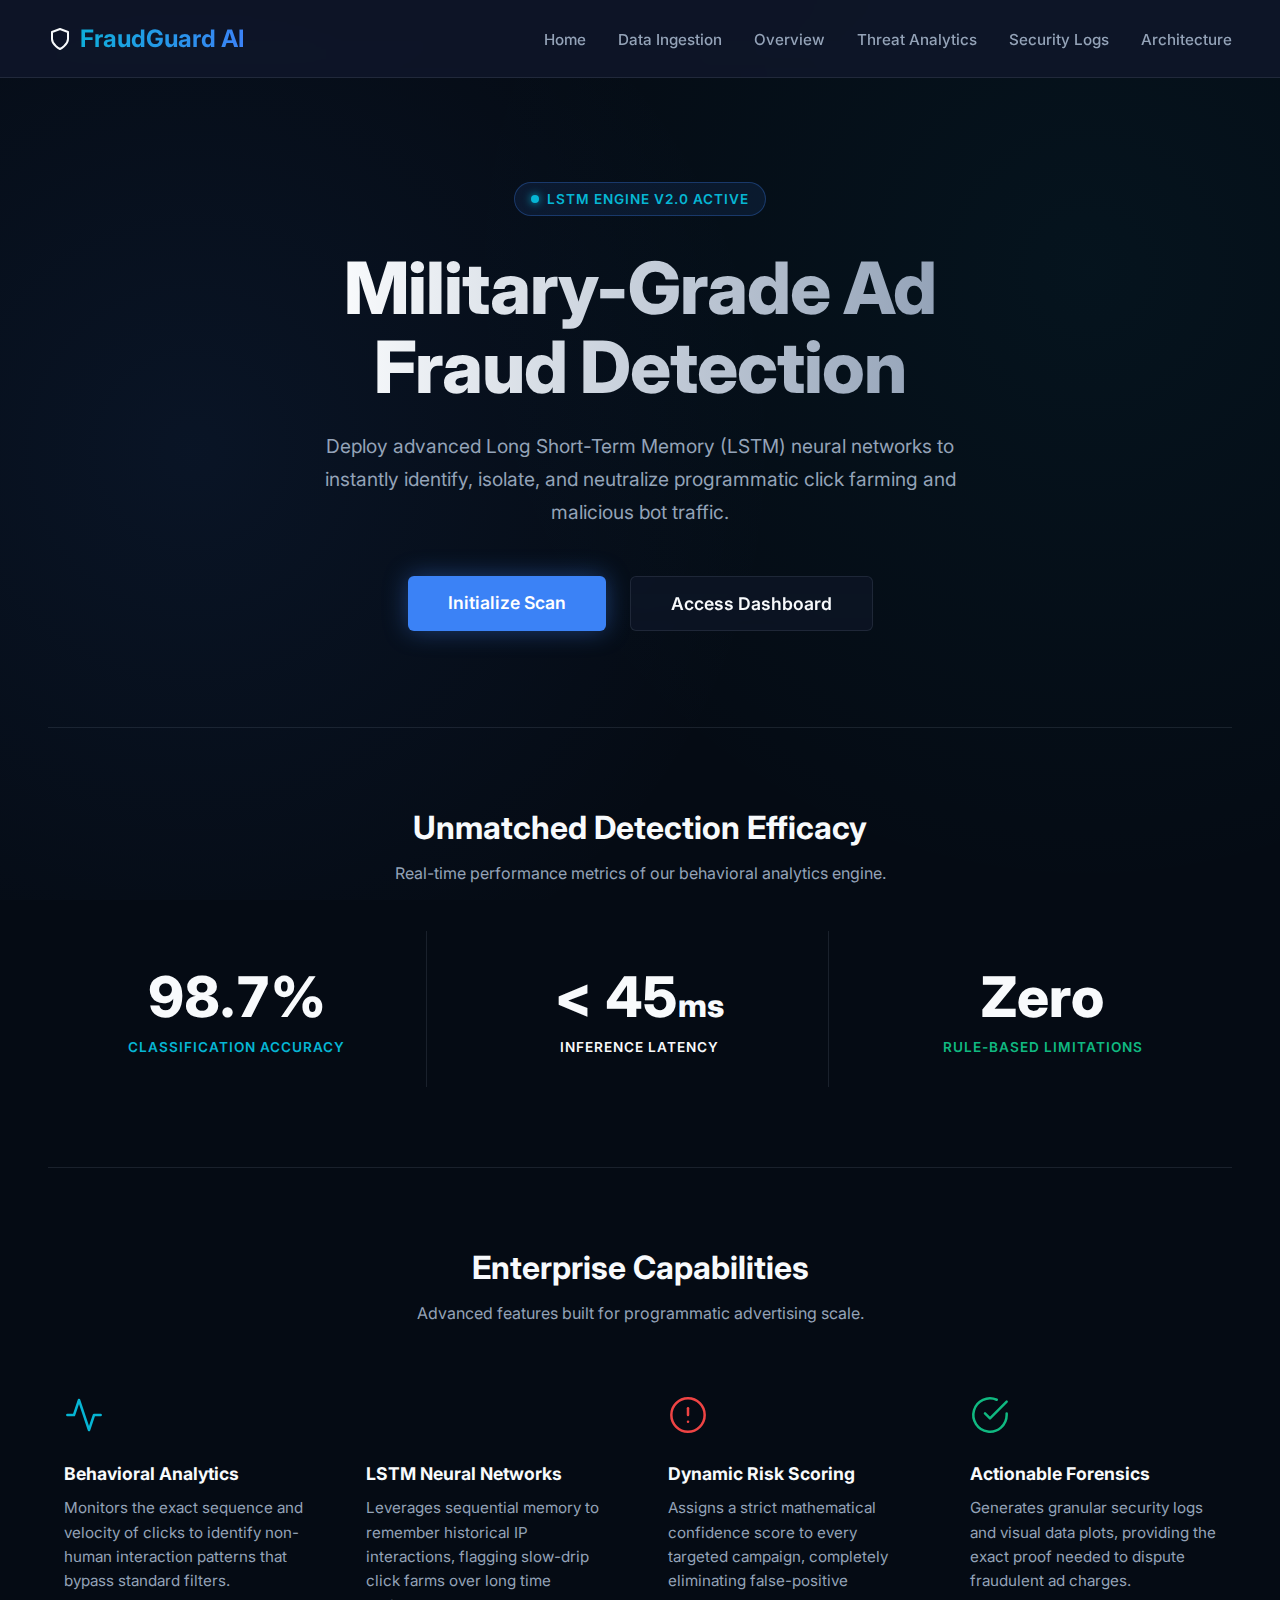
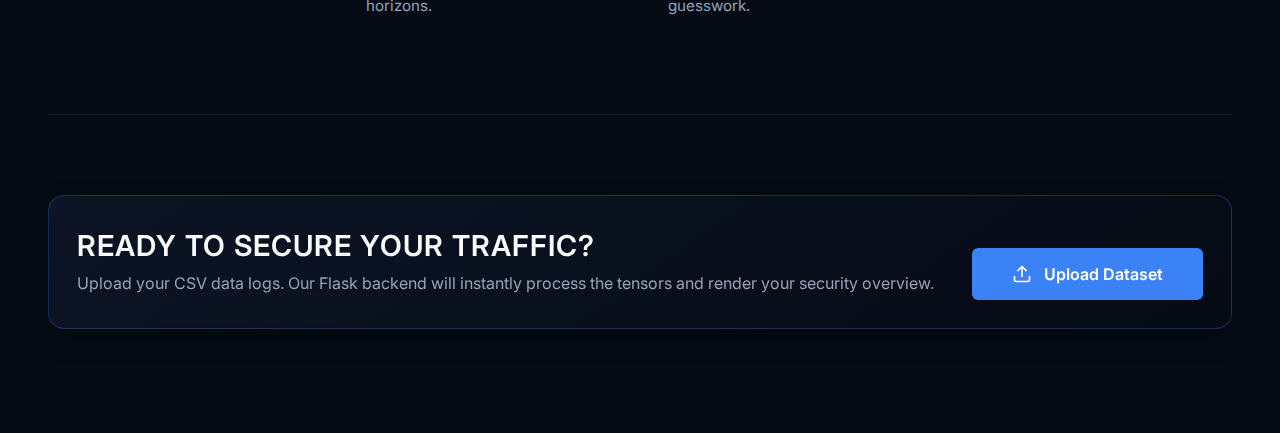
<file: templates/index.html>
<!DOCTYPE html>
<html lang="en">
<head>
    <meta charset="UTF-8">
    <meta name="viewport" content="width=device-width, initial-scale=1.0">
    <title>FraudGuard AI | Enterprise Threat Detection</title>
    <link rel="stylesheet" href="/static/css/styles.css">
</head>
<body>
    <nav>
        <a href="/" class="logo">
            <svg width="24" height="24" viewBox="0 0 24 24" fill="none" stroke="currentColor" stroke-width="2" stroke-linecap="round" stroke-linejoin="round"><path d="M12 22s8-4 8-10V5l-8-3-8 3v7c0 6 8 10 8 10z"></path></svg> 
            FraudGuard AI
        </a>
        <ul>
            <li><a href="/">Home</a></li>
            <li><a href="/upload.html">Data Ingestion</a></li>
            <li><a href="/dashboard.html">Overview</a></li>
            <li><a href="/analysis.html">Threat Analytics</a></li>
            <li><a href="/results.html">Security Logs</a></li>
            <li><a href="/about.html">Architecture</a></li>
        </ul>
    </nav>
    <main>

        <div class="hero fade-in" style="padding: 4rem 0 6rem 0; border-bottom: 1px solid var(--border-light);">
            <div style="display: inline-flex; align-items: center; gap: 0.5rem; background: rgba(59, 130, 246, 0.1); border: 1px solid rgba(59, 130, 246, 0.3); padding: 0.5rem 1rem; border-radius: 999px; margin-bottom: 2rem; color: var(--accent-cyan); font-size: 0.85rem; font-weight: 600; letter-spacing: 1px; text-transform: uppercase;">
                <span style="width: 8px; height: 8px; background: var(--accent-cyan); border-radius: 50%; box-shadow: 0 0 8px var(--accent-cyan); animation: pulse 2s infinite;"></span>
                LSTM Engine v2.0 Active
            </div>
            <h1 style="font-size: 4.5rem; font-weight: 800; margin-bottom: 1.5rem; line-height: 1.1; background: linear-gradient(to right, #f8fafc, #94a3b8); -webkit-background-clip: text; -webkit-text-fill-color: transparent;">
                Military-Grade Ad<br>Fraud Detection
            </h1>
            <p style="font-size: 1.2rem; color: var(--text-muted); max-width: 700px; margin-bottom: 3rem; line-height: 1.7;">
                Deploy advanced Long Short-Term Memory (LSTM) neural networks to instantly identify, isolate, and neutralize programmatic click farming and malicious bot traffic.
            </p>
            <div style="display: flex; gap: 1.5rem; justify-content: center;">
                <a href="/upload.html" class="btn btn-primary" style="font-size: 1.1rem; padding: 1rem 2.5rem; box-shadow: 0 0 25px var(--accent-blue-glow);">Initialize Scan</a>
                <a href="/dashboard.html" class="btn" style="font-size: 1.1rem; padding: 1rem 2.5rem; background: rgba(15, 23, 42, 0.6); border: 1px solid var(--border-light); color: var(--text-main); backdrop-filter: var(--glass-blur); transition: 0.3s;">Access Dashboard</a>
            </div>
        </div>

        <div class="fade-in" style="padding: 5rem 0; border-bottom: 1px solid var(--border-light);">
            <div style="text-align: center; margin-bottom: 3rem;">
                <h2 style="font-size: 2rem; color: var(--text-main); margin-bottom: 1rem;">Unmatched Detection Efficacy</h2>
                <p style="color: var(--text-muted);">Real-time performance metrics of our behavioral analytics engine.</p>
            </div>
            
            <div class="grid" style="grid-template-columns: repeat(3, 1fr);">
                <div style="text-align: center; padding: 2rem; border-right: 1px solid var(--border-light);">
                    <div style="font-size: 3.5rem; font-weight: 800; color: var(--text-main); margin-bottom: 0.5rem; font-variant-numeric: tabular-nums;">98.7%</div>
                    <div style="color: var(--accent-cyan); font-weight: 600; text-transform: uppercase; letter-spacing: 1px; font-size: 0.85rem;">Classification Accuracy</div>
                </div>
                <div style="text-align: center; padding: 2rem; border-right: 1px solid var(--border-light);">
                    <div style="font-size: 3.5rem; font-weight: 800; color: var(--text-main); margin-bottom: 0.5rem; font-variant-numeric: tabular-nums;">< 45<span style="font-size: 2rem;">ms</span></div>
                    <div style="color: var(--accent-blue); font-weight: 600; text-transform: uppercase; letter-spacing: 1px; font-size: 0.85rem;">Inference Latency</div>
                </div>
                <div style="text-align: center; padding: 2rem;">
                    <div style="font-size: 3.5rem; font-weight: 800; color: var(--text-main); margin-bottom: 0.5rem; font-variant-numeric: tabular-nums;">Zero</div>
                    <div style="color: var(--safe-green); font-weight: 600; text-transform: uppercase; letter-spacing: 1px; font-size: 0.85rem;">Rule-Based Limitations</div>
                </div>
            </div>
        </div>

        <div class="fade-in" style="padding: 5rem 0; border-bottom: 1px solid var(--border-light);">
            <div style="text-align: center; margin-bottom: 3.5rem;">
                <h2 style="font-size: 2rem; color: var(--text-main); margin-bottom: 1rem;">Enterprise Capabilities</h2>
                <p style="color: var(--text-muted);">Advanced features built for programmatic advertising scale.</p>
            </div>

            <div class="grid" style="grid-template-columns: repeat(auto-fit, minmax(250px, 1fr));">
                <div class="step-card" style="text-align: left; background: transparent; border: none; padding: 1rem;">
                    <svg width="40" height="40" viewBox="0 0 24 24" fill="none" stroke="var(--accent-cyan)" stroke-width="1.5" stroke-linecap="round" stroke-linejoin="round" style="margin-bottom: 1.5rem;"><polyline points="22 12 18 12 15 21 9 3 6 12 2 12"></polyline></svg>
                    <h3 style="color: var(--text-main); font-size: 1.1rem; margin-bottom: 0.75rem;">Behavioral Analytics</h3>
                    <p style="color: var(--text-muted); font-size: 0.95rem; line-height: 1.6;">Monitors the exact sequence and velocity of clicks to identify non-human interaction patterns that bypass standard filters.</p>
                </div>
                <div class="step-card" style="text-align: left; background: transparent; border: none; padding: 1rem;">
                    <svg width="40" height="40" viewBox="0 0 24 24" fill="none" stroke="var(--accent-blue)" stroke-width="1.5" stroke-linecap="round" stroke-linejoin="round" style="margin-bottom: 1.5rem;"><rect x="4" y="4" width="16" height="16" rx="2" ry="2"></rect><rect x="9" y="9" width="6" height="6"></rect><line x1="9" y1="1" x2="9" y2="4"></line><line x1="15" y1="1" x2="15" y2="4"></line><line x1="9" y1="20" x2="9" y2="23"></line><line x1="15" y1="20" x2="15" y2="23"></line><line x1="20" y1="9" x2="23" y2="9"></line><line x1="20" y1="14" x2="23" y2="14"></line><line x1="1" y1="9" x2="4" y2="9"></line><line x1="1" y1="14" x2="4" y2="14"></line></svg>
                    <h3 style="color: var(--text-main); font-size: 1.1rem; margin-bottom: 0.75rem;">LSTM Neural Networks</h3>
                    <p style="color: var(--text-muted); font-size: 0.95rem; line-height: 1.6;">Leverages sequential memory to remember historical IP interactions, flagging slow-drip click farms over long time horizons.</p>
                </div>
                <div class="step-card" style="text-align: left; background: transparent; border: none; padding: 1rem;">
                    <svg width="40" height="40" viewBox="0 0 24 24" fill="none" stroke="var(--danger-red)" stroke-width="1.5" stroke-linecap="round" stroke-linejoin="round" style="margin-bottom: 1.5rem;"><circle cx="12" cy="12" r="10"></circle><line x1="12" y1="8" x2="12" y2="12"></line><line x1="12" y1="16" x2="12.01" y2="16"></line></svg>
                    <h3 style="color: var(--text-main); font-size: 1.1rem; margin-bottom: 0.75rem;">Dynamic Risk Scoring</h3>
                    <p style="color: var(--text-muted); font-size: 0.95rem; line-height: 1.6;">Assigns a strict mathematical confidence score to every targeted campaign, completely eliminating false-positive guesswork.</p>
                </div>
                <div class="step-card" style="text-align: left; background: transparent; border: none; padding: 1rem;">
                    <svg width="40" height="40" viewBox="0 0 24 24" fill="none" stroke="var(--safe-green)" stroke-width="1.5" stroke-linecap="round" stroke-linejoin="round" style="margin-bottom: 1.5rem;"><path d="M22 11.08V12a10 10 0 1 1-5.93-9.14"></path><polyline points="22 4 12 14.01 9 11.01"></polyline></svg>
                    <h3 style="color: var(--text-main); font-size: 1.1rem; margin-bottom: 0.75rem;">Actionable Forensics</h3>
                    <p style="color: var(--text-muted); font-size: 0.95rem; line-height: 1.6;">Generates granular security logs and visual data plots, providing the exact proof needed to dispute fraudulent ad charges.</p>
                </div>
            </div>
        </div>

        <div class="fade-in" style="padding: 5rem 0 2rem 0;">
            <div class="card" style="display: flex; flex-wrap: wrap; justify-content: space-between; align-items: center; background: linear-gradient(145deg, rgba(15,23,42,0.8) 0%, rgba(5,11,20,0.9) 100%); border-color: rgba(59, 130, 246, 0.3);">
                <div style="flex: 1; min-width: 300px; padding-right: 2rem;">
                    <h2 style="font-size: 1.8rem; color: var(--text-main); margin-bottom: 0.5rem;">Ready to secure your traffic?</h2>
                    <p style="color: var(--text-muted); margin-bottom: 0; line-height: 1.6;">
                        Upload your CSV data logs. Our Flask backend will instantly process the tensors and render your security overview.
                    </p>
                </div>
                <div style="margin-top: 1.5rem;">
                    <a href="/upload.html" class="btn btn-primary" style="padding: 1rem 2.5rem; display: flex; align-items: center; gap: 0.75rem;">
                        <svg width="20" height="20" viewBox="0 0 24 24" fill="none" stroke="currentColor" stroke-width="2" stroke-linecap="round" stroke-linejoin="round"><path d="M21 15v4a2 2 0 0 1-2 2H5a2 2 0 0 1-2-2v-4"></path><polyline points="17 8 12 3 7 8"></polyline><line x1="12" y1="3" x2="12" y2="15"></line></svg>
                        Upload Dataset
                    </a>
                </div>
            </div>
        </div>

    </main>
    <script src="/static/js/script.js"></script>
</body>
</html>
</file>
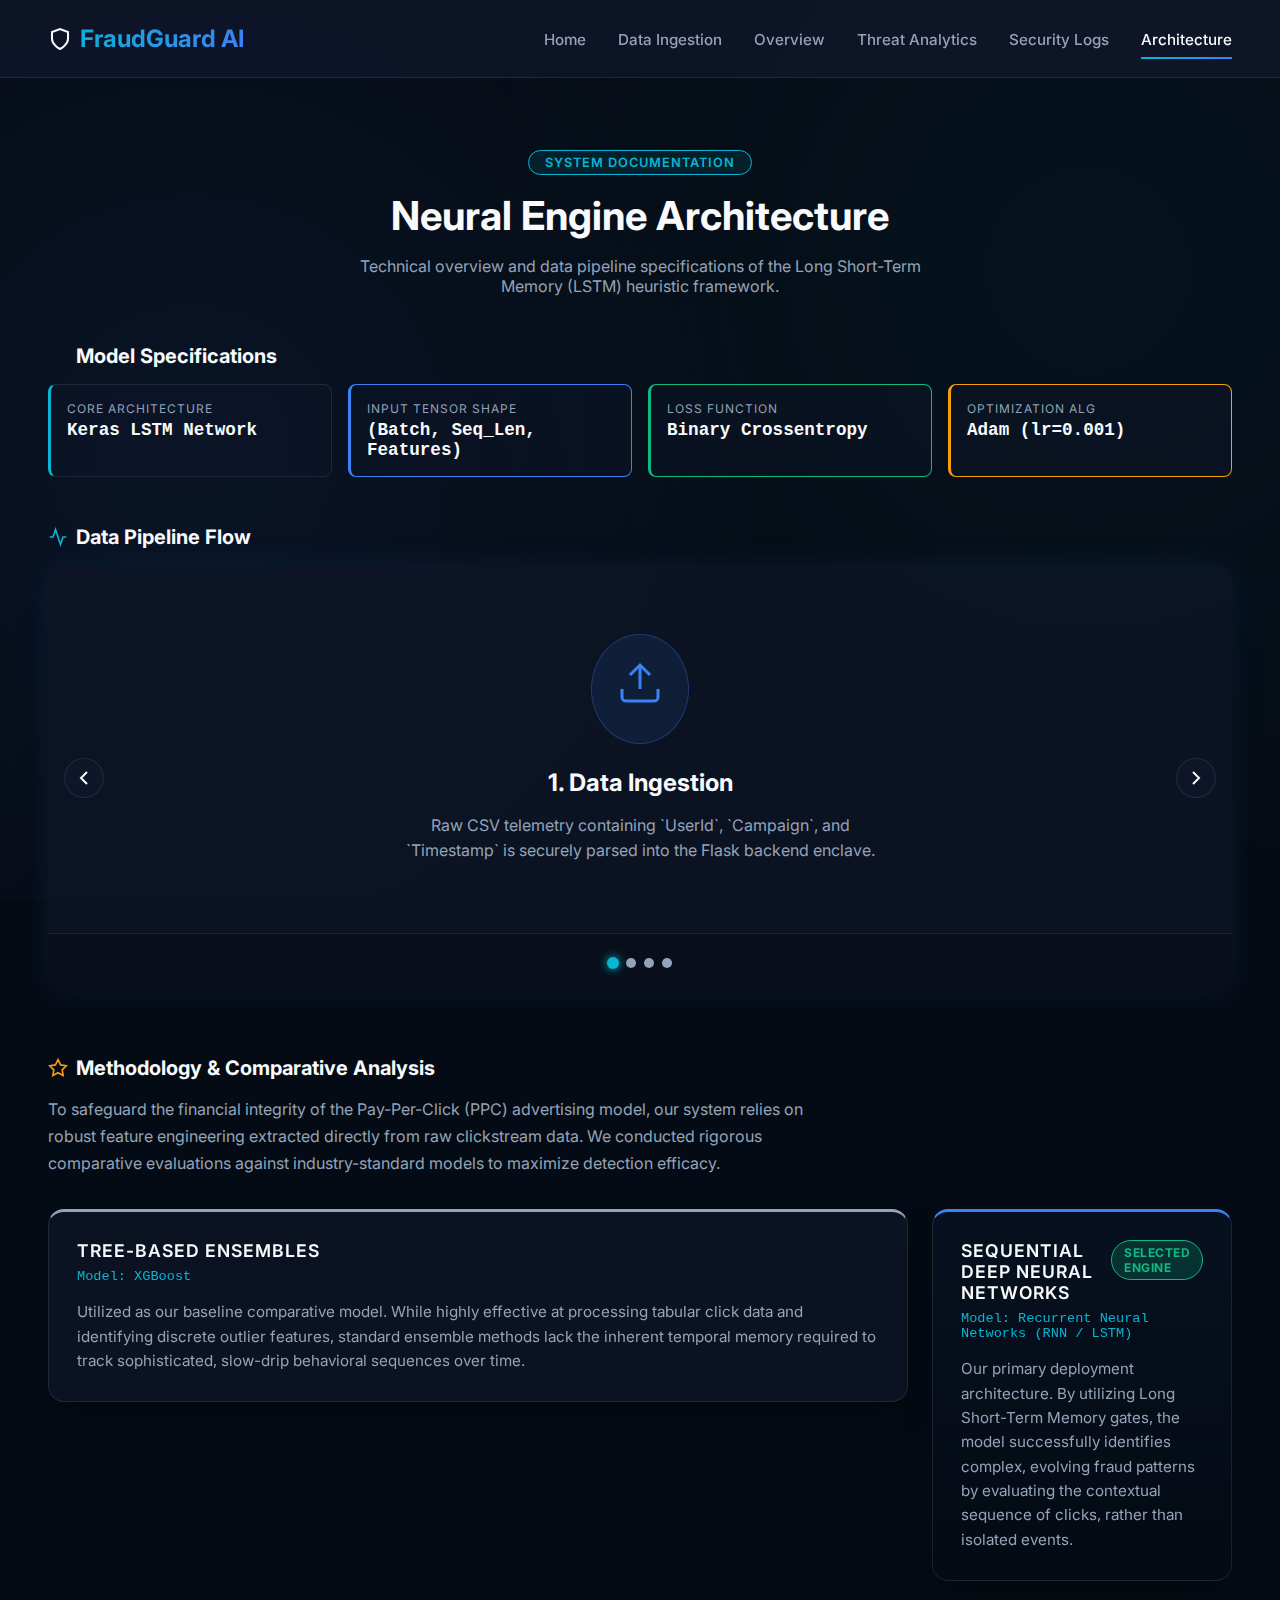
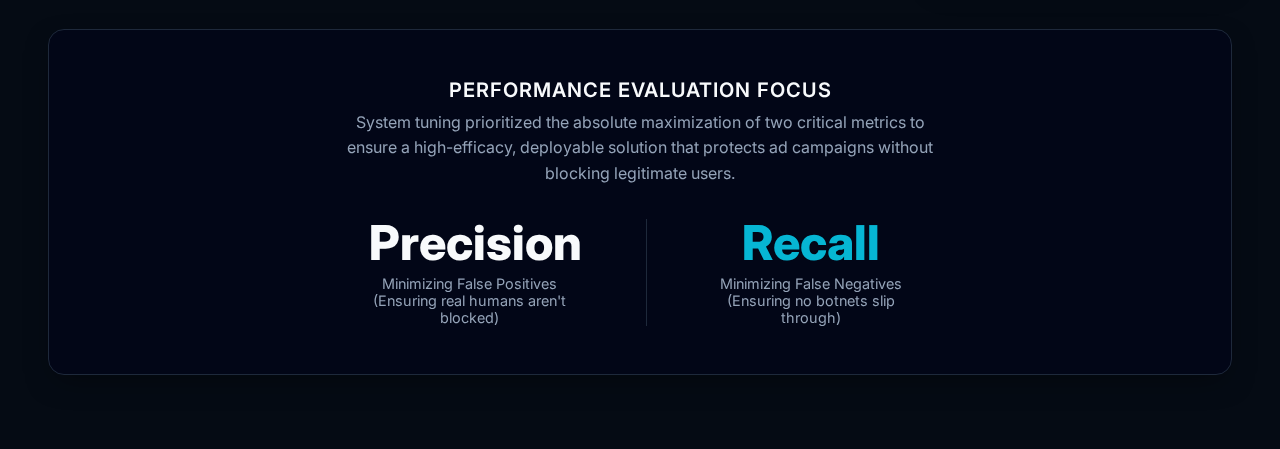
<file: templates/about.html>
<!DOCTYPE html>
<html lang="en">
<head>
    <meta charset="UTF-8">
    <meta name="viewport" content="width=device-width, initial-scale=1.0">
    <title>Architecture | FraudGuard AI</title>
    <link rel="stylesheet" href="/static/css/styles.css">
</head>
<body id="architecture-view">
    <nav>
        <a href="/" class="logo"><svg width="24" height="24" viewBox="0 0 24 24" fill="none" stroke="currentColor" stroke-width="2"><path d="M12 22s8-4 8-10V5l-8-3-8 3v7c0 6 8 10 8 10z"></path></svg> FraudGuard AI</a>
        <ul>
            <li><a href="/">Home</a></li>
            <li><a href="/upload.html">Data Ingestion</a></li>
            <li><a href="/dashboard.html">Overview</a></li>
            <li><a href="/analysis.html">Threat Analytics</a></li>
            <li><a href="/results.html">Security Logs</a></li>
            <li><a href="/about.html" class="active">Architecture</a></li>
        </ul>
    </nav>
    <main class="fade-in">
        
        <div style="margin-bottom: 3rem; text-align: center; margin-top: 2rem;">
            <div style="display: inline-block; padding: 0.25rem 1rem; background: rgba(6, 182, 212, 0.1); border: 1px solid var(--accent-cyan); color: var(--accent-cyan); border-radius: 999px; font-size: 0.8rem; font-weight: 600; letter-spacing: 1px; margin-bottom: 1rem;">SYSTEM DOCUMENTATION</div>
            <h1 style="font-size: 2.5rem; margin-bottom: 1rem;">Neural Engine Architecture</h1>
            <p style="color: var(--text-muted); max-width: 600px; margin: 0 auto;">Technical overview and data pipeline specifications of the Long Short-Term Memory (LSTM) heuristic framework.</p>
        </div>

        <h2 style="font-size: 1.25rem; margin-bottom: 1rem; color: var(--text-main); display: flex; align-items: center; gap: 0.5rem;">
            <svg width="20" height="20" viewBox="0 0 24 24" fill="none" stroke="var(--accent-blue)" stroke-width="2"><rect x="4" y="4" width="16" height="16" rx="2" ry="2"></rect><rect x="9" y="9" width="6" height="6"></rect><line x1="9" y1="1" x2="9" y2="4"></line><line x1="15" y1="1" x2="15" y2="4"></line><line x1="9" y1="20" x2="9" y2="23"></line><line x1="15" y1="20" x2="15" y2="23"></line><line x1="20" y1="9" x2="23" y2="9"></line><line x1="20" y1="14" x2="23" y2="14"></line><line x1="1" y1="9" x2="4" y2="9"></line><line x1="1" y1="14" x2="4" y2="14"></line></svg>
            Model Specifications
        </h2>
        <div class="arch-grid">
            <div class="spec-box">
                <div class="spec-label">Core Architecture</div>
                <div class="spec-value">Keras LSTM Network</div>
            </div>
            <div class="spec-box" style="border-color: var(--brand-accent);">
                <div class="spec-label">Input Tensor Shape</div>
                <div class="spec-value">(Batch, Seq_Len, Features)</div>
            </div>
            <div class="spec-box" style="border-color: var(--safe-green);">
                <div class="spec-label">Loss Function</div>
                <div class="spec-value">Binary Crossentropy</div>
            </div>
            <div class="spec-box" style="border-color: var(--warning-yellow);">
                <div class="spec-label">Optimization Alg</div>
                <div class="spec-value">Adam (lr=0.001)</div>
            </div>
        </div>

        <h2 style="font-size: 1.25rem; margin-bottom: 1rem; color: var(--text-main); display: flex; align-items: center; gap: 0.5rem;">
            <svg width="20" height="20" viewBox="0 0 24 24" fill="none" stroke="var(--accent-cyan)" stroke-width="2"><polyline points="22 12 18 12 15 21 9 3 6 12 2 12"></polyline></svg>
            Data Pipeline Flow
        </h2>
        
        <div class="carousel-container" style="margin-bottom: 3rem;">
            <button id="carousel-prev" class="carousel-btn carousel-prev"><svg width="24" height="24" viewBox="0 0 24 24" fill="none" stroke="currentColor" stroke-width="2"><polyline points="15 18 9 12 15 6"></polyline></svg></button>
            <button id="carousel-next" class="carousel-btn carousel-next"><svg width="24" height="24" viewBox="0 0 24 24" fill="none" stroke="currentColor" stroke-width="2"><polyline points="9 18 15 12 9 6"></polyline></svg></button>
            
            <div id="carousel-track" class="carousel-track">
                
                <div class="carousel-slide">
                    <div class="carousel-icon"><svg width="48" height="48" viewBox="0 0 24 24" fill="none" stroke="currentColor" stroke-width="1.5"><path d="M21 15v4a2 2 0 0 1-2 2H5a2 2 0 0 1-2-2v-4"></path><polyline points="17 8 12 3 7 8"></polyline><line x1="12" y1="3" x2="12" y2="15"></line></svg></div>
                    <h3 style="font-size: 1.5rem; margin-bottom: 1rem;">1. Data Ingestion</h3>
                    <p style="color: var(--text-muted); max-width: 500px; line-height: 1.6;">Raw CSV telemetry containing `UserId`, `Campaign`, and `Timestamp` is securely parsed into the Flask backend enclave.</p>
                </div>

                <div class="carousel-slide">
                    <div class="carousel-icon" style="color: var(--accent-cyan); border-color: rgba(6, 182, 212, 0.3); background: rgba(6, 182, 212, 0.1);"><svg width="48" height="48" viewBox="0 0 24 24" fill="none" stroke="currentColor" stroke-width="1.5"><polygon points="12 2 2 7 12 12 22 7 12 2"></polygon><polyline points="2 17 12 22 22 17"></polyline><polyline points="2 12 12 17 22 12"></polyline></svg></div>
                    <h3 style="font-size: 1.5rem; margin-bottom: 1rem;">2. Sequence Normalization</h3>
                    <p style="color: var(--text-muted); max-width: 500px; line-height: 1.6;">Data is grouped by IP Address and sorted chronologically. Sequences are padded to match the fixed temporal window required by the neural network.</p>
                </div>

                <div class="carousel-slide">
                    <div class="carousel-icon" style="color: var(--danger-red); border-color: rgba(239, 68, 68, 0.3); background: rgba(239, 68, 68, 0.1);"><svg width="48" height="48" viewBox="0 0 24 24" fill="none" stroke="currentColor" stroke-width="1.5"><circle cx="12" cy="12" r="10"></circle><line x1="12" y1="8" x2="12" y2="12"></line><line x1="12" y1="16" x2="12.01" y2="16"></line></svg></div>
                    <h3 style="font-size: 1.5rem; margin-bottom: 1rem;">3. LSTM Inference</h3>
                    
                    <p style="color: var(--text-muted); max-width: 500px; line-height: 1.6; margin-top: 1rem;">The `.h5` model evaluates the tensor array. Memory gates identify micro-bursts and long-term click farming, assigning a distinct Confidence Score.</p>
                </div>

                <div class="carousel-slide">
                    <div class="carousel-icon" style="color: var(--safe-green); border-color: rgba(16, 185, 129, 0.3); background: rgba(16, 185, 129, 0.1);"><svg width="48" height="48" viewBox="0 0 24 24" fill="none" stroke="currentColor" stroke-width="1.5"><path d="M22 11.08V12a10 10 0 1 1-5.93-9.14"></path><polyline points="22 4 12 14.01 9 11.01"></polyline></svg></div>
                    <h3 style="font-size: 1.5rem; margin-bottom: 1rem;">4. Threat Mitigation</h3>
                    <p style="color: var(--text-muted); max-width: 500px; line-height: 1.6;">Anomalous profiles are packaged into JSON payloads, dispatched to the frontend REST API, and displayed on the interactive Security Logs for immediate action.</p>
                </div>

            </div>
            
            <div id="carousel-nav" class="carousel-nav">
                <div class="carousel-dot active"></div>
                <div class="carousel-dot"></div>
                <div class="carousel-dot"></div>
                <div class="carousel-dot"></div>
            </div>
        </div>
        <h2 style="font-size: 1.25rem; margin-top: 4rem; margin-bottom: 1rem; color: var(--text-main); display: flex; align-items: center; gap: 0.5rem;">
            <svg width="20" height="20" viewBox="0 0 24 24" fill="none" stroke="var(--warning-yellow)" stroke-width="2"><polygon points="12 2 15.09 8.26 22 9.27 17 14.14 18.18 21.02 12 17.77 5.82 21.02 7 14.14 2 9.27 8.91 8.26 12 2"></polygon></svg>
            Methodology & Comparative Analysis
        </h2>
        <p style="color: var(--text-muted); max-width: 800px; line-height: 1.7; margin-bottom: 2rem;">
            To safeguard the financial integrity of the Pay-Per-Click (PPC) advertising model, our system relies on robust feature engineering extracted directly from raw clickstream data. We conducted rigorous comparative evaluations against industry-standard models to maximize detection efficacy.
        </p>

        <div class="two-col-layout" style="gap: 1.5rem; margin-bottom: 3rem;">
            <div class="card" style="margin-bottom: 0; border-top: 3px solid var(--text-muted);">
                <h3 style="color: var(--text-main); font-size: 1.1rem; margin-bottom: 0.5rem;">Tree-Based Ensembles</h3>
                <div style="color: var(--accent-cyan); font-family: monospace; font-size: 0.85rem; margin-bottom: 1rem;">Model: XGBoost</div>
                <p style="color: var(--text-muted); font-size: 0.95rem; line-height: 1.6;">
                    Utilized as our baseline comparative model. While highly effective at processing tabular click data and identifying discrete outlier features, standard ensemble methods lack the inherent temporal memory required to track sophisticated, slow-drip behavioral sequences over time.
                </p>
            </div>

            <div class="card" style="margin-bottom: 0; border-top: 3px solid var(--brand-accent); background: linear-gradient(180deg, rgba(59,130,246,0.05) 0%, transparent 100%);">
                <div style="display: flex; justify-content: space-between; align-items: flex-start;">
                    <h3 style="color: var(--text-main); font-size: 1.1rem; margin-bottom: 0.5rem;">Sequential Deep Neural Networks</h3>
                    <span class="badge badge-warning" style="background: rgba(16, 185, 129, 0.2); color: var(--safe-green); border-color: var(--safe-green);">Selected Engine</span>
                </div>
                <div style="color: var(--accent-cyan); font-family: monospace; font-size: 0.85rem; margin-bottom: 1rem;">Model: Recurrent Neural Networks (RNN / LSTM)</div>
                <p style="color: var(--text-muted); font-size: 0.95rem; line-height: 1.6;">
                    Our primary deployment architecture. By utilizing Long Short-Term Memory gates, the model successfully identifies complex, evolving fraud patterns by evaluating the contextual sequence of clicks, rather than isolated events.
                </p>
            </div>
        </div>

        <div class="card" style="background: #020617; border-color: #1e293b; text-align: center; padding: 3rem 2rem;">
            <h3 style="color: var(--text-main); font-size: 1.25rem; margin-bottom: 0.5rem;">Performance Evaluation Focus</h3>
            <p style="color: var(--text-muted); max-width: 600px; margin: 0 auto 2rem auto; line-height: 1.6;">
                System tuning prioritized the absolute maximization of two critical metrics to ensure a high-efficacy, deployable solution that protects ad campaigns without blocking legitimate users.
            </p>
            
            <div style="display: flex; justify-content: center; gap: 4rem; flex-wrap: wrap;">
                <div>
                    <div style="font-size: 3rem; font-weight: 800; color: var(--accent-blue); line-height: 1;">Precision</div>
                    <div style="color: var(--text-muted); font-size: 0.9rem; margin-top: 0.5rem; max-width: 200px;">Minimizing False Positives (Ensuring real humans aren't blocked)</div>
                </div>
                <div style="width: 1px; background: #1e293b;"></div>
                <div>
                    <div style="font-size: 3rem; font-weight: 800; color: var(--accent-cyan); line-height: 1;">Recall</div>
                    <div style="color: var(--text-muted); font-size: 0.9rem; margin-top: 0.5rem; max-width: 200px;">Minimizing False Negatives (Ensuring no botnets slip through)</div>
                </div>
            </div>
        </div>
        
    </main>
    <script src="/static/js/script.js"></script>
</body>
</html>
</file>
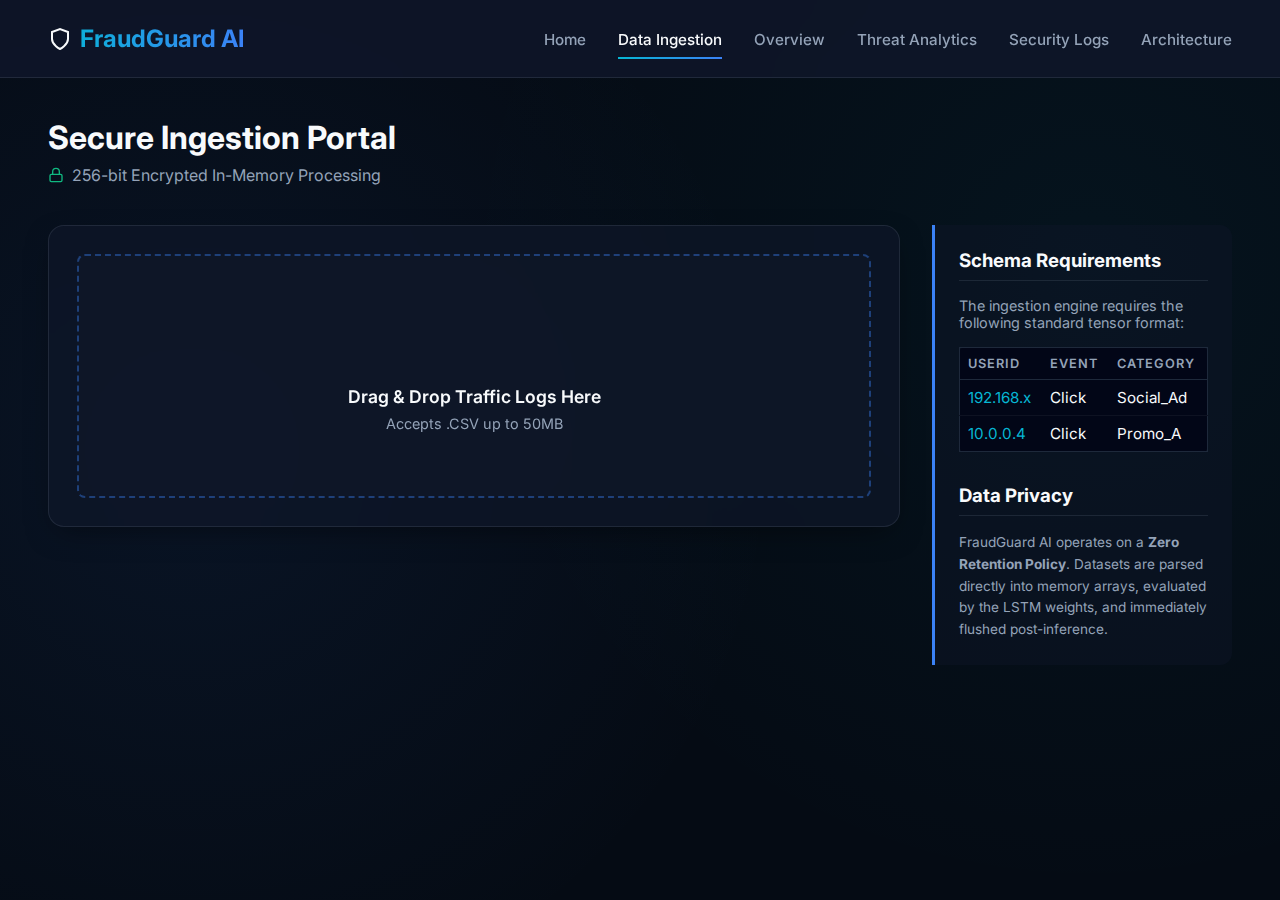
<file: templates/upload.html>
<!DOCTYPE html>
<html lang="en">
<head>
    <meta charset="UTF-8">
    <meta name="viewport" content="width=device-width, initial-scale=1.0">
    <title>Data Ingestion | FraudGuard AI</title>
    <link rel="stylesheet" href="/static/css/styles.css">
</head>
<body>
    <nav>
        <a href="/" class="logo"><svg width="24" height="24" viewBox="0 0 24 24" fill="none" stroke="currentColor" stroke-width="2"><path d="M12 22s8-4 8-10V5l-8-3-8 3v7c0 6 8 10 8 10z"></path></svg> FraudGuard AI</a>
        <ul>
            <li><a href="/">Home</a></li>
            <li><a href="/upload.html" class="active">Data Ingestion</a></li>
            <li><a href="/dashboard.html">Overview</a></li>
            <li><a href="/analysis.html">Threat Analytics</a></li>
            <li><a href="/results.html">Security Logs</a></li>
            <li><a href="/about.html">Architecture</a></li>
        </ul>
    </nav>
    <main class="fade-in">
        <h1 style="margin-bottom: 0.5rem; font-size: 2rem;">Secure Ingestion Portal</h1>
        <p style="color: var(--text-muted); margin-bottom: 2.5rem; display: flex; align-items: center; gap: 0.5rem;">
            <svg width="16" height="16" viewBox="0 0 24 24" fill="none" stroke="var(--safe-green)" stroke-width="2"><rect x="3" y="11" width="18" height="11" rx="2" ry="2"></rect><path d="M7 11V7a5 5 0 0 1 10 0v4"></path></svg>
            256-bit Encrypted In-Memory Processing
        </p>
        
        <div class="two-col-layout">
            <div class="card" style="margin-bottom: 0; display: flex; flex-direction: column;">
                
                <div id="drop-zone" class="upload-zone" style="border-color: rgba(59, 130, 246, 0.4); background: rgba(15, 23, 42, 0.6); flex: 1; display: flex; flex-direction: column; justify-content: center; align-items: center;">
                    <svg width="50" height="50" viewBox="0 0 24 24" fill="none" stroke="var(--accent-blue)" stroke-width="1.5" stroke-linecap="round" stroke-linejoin="round" style="margin-bottom: 1rem;"><path d="M21 15v4a2 2 0 0 1-2 2H5a2 2 0 0 1-2-2v-4"></path><polyline points="17 8 12 3 7 8"></polyline><line x1="12" y1="3" x2="12" y2="15"></line></svg>
                    <p style="font-weight: 600; font-size: 1.1rem; color: var(--text-main);">Drag & Drop Traffic Logs Here</p>
                    <p style="color: var(--text-muted); font-size: 0.9rem; margin-top: 0.5rem;">Accepts .CSV up to 50MB</p>
                    <input type="file" id="csv-file" accept=".csv" style="display: none;">
                </div>

                <div id="file-details" style="display: none; background: rgba(59, 130, 246, 0.05); border: 1px solid rgba(59, 130, 246, 0.2); border-radius: 8px; padding: 1rem; margin-top: 1.5rem; justify-content: space-between; align-items: center;">
                    <div style="display: flex; align-items: center; gap: 1rem;">
                        <svg width="24" height="24" viewBox="0 0 24 24" fill="none" stroke="var(--text-main)" stroke-width="2"><path d="M14 2H6a2 2 0 0 0-2 2v16a2 2 0 0 0 2 2h12a2 2 0 0 0 2-2V8z"></path><polyline points="14 2 14 8 20 8"></polyline><line x1="16" y1="13" x2="8" y2="13"></line><line x1="16" y1="17" x2="8" y2="17"></line><polyline points="10 9 9 9 8 9"></polyline></svg>
                        <div>
                            <div id="file-name" style="font-weight: 600; color: var(--text-main);">dataset.csv</div>
                            <div id="file-size" style="font-size: 0.85rem; color: var(--text-muted);">2.4 MB</div>
                        </div>
                    </div>
                    <button id="start-scan-btn" class="btn btn-primary" style="padding: 0.5rem 1.5rem; font-size: 0.9rem;">Initiate Neural Scan</button>
                </div>

                <div id="terminal-output" style="display: none; background: #020617; border: 1px solid #1e293b; border-radius: 8px; padding: 1rem; margin-top: 1.5rem; font-family: monospace; font-size: 0.85rem; color: var(--safe-green); height: 150px; overflow-y: hidden;">
                    <div id="terminal-lines" style="display: flex; flex-direction: column; gap: 0.5rem;"></div>
                    <div style="margin-top: 1rem; width: 100%; height: 2px; background: #1e293b; overflow: hidden;"><div style="height: 100%; background: var(--safe-green); width: 100%; animation: shimmer 1s infinite linear;"></div></div>
                </div>
            </div>

            <div class="sidebar-panel" style="display: flex; flex-direction: column; gap: 2rem;">
                <div>
                    <h3 style="color: var(--text-main); margin-bottom: 1rem; border-bottom: 1px solid var(--border-light); padding-bottom: 0.5rem;">Schema Requirements</h3>
                    <p style="font-size: 0.9rem; color: var(--text-muted); margin-bottom: 1rem;">The ingestion engine requires the following standard tensor format:</p>
                    <table style="width: 100%; font-size: 0.8rem; background: #020617; border: 1px solid #1e293b; border-radius: 6px;">
                        <tr style="border-bottom: 1px solid #1e293b; color: var(--text-muted);">
                            <th style="padding: 0.5rem; background: transparent; border:none;">UserId</th>
                            <th style="padding: 0.5rem; background: transparent; border:none;">Event</th>
                            <th style="padding: 0.5rem; background: transparent; border:none;">Category</th>
                        </tr>
                        <tr>
                            <td style="padding: 0.5rem; color: var(--accent-cyan);">192.168.x</td>
                            <td style="padding: 0.5rem; color: var(--text-main);">Click</td>
                            <td style="padding: 0.5rem; color: var(--text-main);">Social_Ad</td>
                        </tr>
                        <tr>
                            <td style="padding: 0.5rem; color: var(--accent-cyan);">10.0.0.4</td>
                            <td style="padding: 0.5rem; color: var(--text-main);">Click</td>
                            <td style="padding: 0.5rem; color: var(--text-main);">Promo_A</td>
                        </tr>
                    </table>
                </div>

                <div>
                    <h3 style="color: var(--text-main); margin-bottom: 1rem; border-bottom: 1px solid var(--border-light); padding-bottom: 0.5rem;">Data Privacy</h3>
                    <p style="font-size: 0.85rem; color: var(--text-muted); line-height: 1.6;">
                        FraudGuard AI operates on a <strong>Zero Retention Policy</strong>. Datasets are parsed directly into memory arrays, evaluated by the LSTM weights, and immediately flushed post-inference.
                    </p>
                </div>
            </div>
        </div>
    </main>
    <script src="/static/js/script.js"></script>
</body>
</html>
</file>
<file: static/css/styles.css>
@import url('https://fonts.googleapis.com/css2?family=Inter:wght@300;400;500;600;700&display=swap');

/* ==========================================
   1. GLOBAL VARIABLES & BASE STYLES
   ========================================== */
:root {
    /* Original Core Colors */
    --bg-dark: #050b14;
    --bg-card: #111b2e;
    --text-main: #f8fafc;
    --text-muted: #94a3b8;
    --brand-accent: #3b82f6;
    --safe-green: #10b981;
    --warning-yellow: #f59e0b;
    --danger-red: #ef4444;

    /* Enterprise Glassmorphism Additions */
    --bg-surface: rgba(15, 23, 42, 0.65);
    --bg-surface-hover: rgba(30, 41, 59, 0.8);
    --border-light: rgba(148, 163, 184, 0.15);
    --glass-blur: blur(16px);
    
    --accent-blue-glow: rgba(59, 130, 246, 0.4);
    --accent-cyan: #06b6d4;
    --danger-red-glow: rgba(239, 68, 68, 0.3);
}

* { margin: 0; padding: 0; box-sizing: border-box; font-family: 'Inter', 'Segoe UI', system-ui, sans-serif; }

body { 
    background-color: var(--bg-dark); 
    color: var(--text-main); 
    min-height: 100vh; 
    display: flex; 
    flex-direction: column; 
    background-image: 
        radial-gradient(circle at 15% 50%, rgba(59, 130, 246, 0.08) 0%, transparent 50%),
        radial-gradient(circle at 85% 30%, rgba(6, 182, 212, 0.05) 0%, transparent 50%);
    background-attachment: fixed;
}

/* ==========================================
   2. NAVIGATION
   ========================================== */
nav { 
    background: rgba(15, 23, 42, 0.8); 
    backdrop-filter: var(--glass-blur);
    padding: 1rem 3rem; 
    display: flex; 
    justify-content: space-between; 
    align-items: center; 
    border-bottom: 1px solid var(--border-light); 
    position: sticky; 
    top: 0; 
    z-index: 100;
}
nav .logo { 
    font-size: 1.5rem; font-weight: 700; color: var(--text-main); text-decoration: none; 
    display: flex; align-items: center; gap: 0.5rem;
    background: linear-gradient(to right, var(--accent-cyan), var(--brand-accent));
    -webkit-background-clip: text; -webkit-text-fill-color: transparent;
}
nav ul { list-style: none; display: flex; gap: 2rem; }
nav a { color: var(--text-muted); text-decoration: none; font-weight: 500; font-size: 0.95rem; transition: all 0.3s; padding: 0.5rem 0; position: relative; }
nav a:hover, nav a.active { color: var(--text-main); }
nav a::after {
    content: ''; position: absolute; bottom: -2px; left: 0; width: 0%; height: 2px;
    background: linear-gradient(to right, var(--accent-cyan), var(--brand-accent));
    transition: width 0.3s ease;
}
nav a.active::after, nav a:hover::after { width: 100%; }

/* ==========================================
   3. MAIN LAYOUT & CARDS
   ========================================== */
main { padding: 2.5rem 3rem; flex: 1; max-width: 1400px; margin: 0 auto; width: 100%; }

.card { 
    background: var(--bg-surface); 
    backdrop-filter: var(--glass-blur);
    border-radius: 16px; 
    padding: 1.75rem; 
    border: 1px solid var(--border-light);
    box-shadow: 0 10px 30px -10px rgba(0,0,0,0.5);
    transition: transform 0.3s ease, border-color 0.3s ease;
    margin-bottom: 2rem;
}
.card:hover { border-color: rgba(148, 163, 184, 0.3); transform: translateY(-2px); }
.card h2, .card h3 { font-size: 1.1rem; font-weight: 600; color: var(--text-muted); text-transform: uppercase; letter-spacing: 1px; margin-bottom: 1.5rem; }

.two-col-layout { display: grid; grid-template-columns: 1fr 300px; gap: 2rem; align-items: start; }
@media (max-width: 900px) { .two-col-layout { grid-template-columns: 1fr; } }

/* ==========================================
   4. COMPONENTS (Buttons & Alerts)
   ========================================== */
.btn { display: inline-block; padding: 0.75rem 1.5rem; border-radius: 6px; font-weight: 600; cursor: pointer; border: none; transition: 0.3s; text-decoration: none; text-align: center; }
.btn-primary { background-color: var(--brand-accent); color: white; }
.btn-primary:hover { background-color: #2563eb; box-shadow: 0 0 15px var(--accent-blue-glow); }
.btn-danger { background-color: var(--danger-red); color: white; }

.alert { padding: 1.25rem; border-radius: 12px; margin-bottom: 2rem; font-weight: 600; display: flex; align-items: center; gap: 1rem; animation: slideDown 0.5s ease-out; }
.alert-danger { background: rgba(239, 68, 68, 0.1); color: #fca5a5; border: 1px solid var(--danger-red); box-shadow: 0 0 20px var(--danger-red-glow); }
.alert-warning { background-color: rgba(245, 158, 11, 0.1); color: var(--warning-yellow); border: 1px solid var(--warning-yellow); }
.pulse-icon { width: 12px; height: 12px; border-radius: 50%; background: var(--danger-red); box-shadow: 0 0 10px var(--danger-red); animation: pulse 1.5s infinite; }

/* ==========================================
   5. INDEX HERO & 3-STEP LAYOUT
   ========================================== */
.hero { text-align: center; display: flex; flex-direction: column; align-items: center; justify-content: center; }
.hero h1 { font-size: 3.5rem; margin-bottom: 1.5rem; color: var(--text-main); letter-spacing: -1px; }
.hero p { font-size: 1.25rem; color: var(--text-muted); margin-bottom: 2.5rem; max-width: 700px; line-height: 1.6; }

.step-card { text-align: center; padding: 2rem; background: var(--bg-surface); border: 1px solid var(--border-light); border-radius: 12px; transition: 0.3s; }
.step-card:hover { border-color: var(--brand-accent); transform: translateY(-5px); }
.step-icon { font-size: 2.5rem; margin-bottom: 1rem; color: var(--accent-cyan); }

/* ==========================================
   6. UPLOAD ZONE & SIDEBAR
   ========================================== */
.upload-zone { border: 2px dashed var(--text-muted); border-radius: 8px; padding: 4rem 2rem; text-align: center; transition: 0.3s; cursor: pointer; }
.upload-zone:hover, .upload-zone.dragover { border-color: var(--brand-accent); background-color: rgba(59, 130, 246, 0.05); }
#progress-container { display: none; margin-top: 1.5rem; }
progress { width: 100%; height: 8px; border-radius: 4px; }

.sidebar-panel { background: rgba(15, 23, 42, 0.4); border-left: 3px solid var(--brand-accent); padding: 1.5rem; border-radius: 0 12px 12px 0; }
.sidebar-panel ul { margin-left: 1.5rem; color: #cbd5e1; margin-top: 1rem; line-height: 1.8; font-family: monospace; }

/* ==========================================
   7. DASHBOARD, GRIDS & INSIGHTS
   ========================================== */
.grid { display: grid; grid-template-columns: repeat(auto-fit, minmax(250px, 1fr)); gap: 1.5rem; }
.stat-card { display: flex; flex-direction: column; justify-content: center; margin-bottom: 0; }
.stat-value { font-size: 3rem; font-weight: 800; margin-top: 0.5rem; letter-spacing: -1px; font-variant-numeric: tabular-nums; }
.chart-container { height: 350px; width: 100%; display: flex; justify-content: center; align-items: center; margin-top: 1rem; position: relative; }

.chart-grid { display: grid; grid-template-columns: 1fr; gap: 2rem; }
@media (min-width: 900px) { .chart-grid { grid-template-columns: 1fr 1fr; } }

.insight-row { display: flex; justify-content: space-between; padding: 1rem 0; border-bottom: 1px solid var(--border-light); }
.insight-row:last-child { border-bottom: none; }
.insight-label { color: var(--text-muted); font-weight: 500; }
.insight-value { color: var(--text-main); font-weight: 700; }

/* ==========================================
   8. SKELETON LOADERS
   ========================================== */
.skeleton { background: linear-gradient(90deg, #1e293b 25%, #334155 50%, #1e293b 75%); background-size: 200% 100%; animation: shimmer 1.5s infinite; border-radius: 8px; }
.skeleton-text { height: 3rem; width: 60%; margin-top: 0.5rem; }
.skeleton-chart { height: 300px; width: 100%; border-radius: 12px; }

/* ==========================================
   9. RESULTS TABLE & FILTERS
   ========================================== */
.filter-bar { display: flex; gap: 1rem; margin-bottom: 1.5rem; flex-wrap: wrap; }
.filter-input { background: var(--bg-dark); border: 1px solid var(--border-light); color: var(--text-main); padding: 0.75rem 1rem; border-radius: 8px; flex: 1; min-width: 200px; font-size: 0.95rem; }
.filter-input:focus { outline: none; border-color: var(--brand-accent); box-shadow: 0 0 10px var(--accent-blue-glow); }
.filter-select { background: var(--bg-dark); border: 1px solid var(--border-light); color: var(--text-main); padding: 0.75rem 1rem; border-radius: 8px; font-size: 0.95rem; cursor: pointer; }

.table-wrapper { overflow-x: auto; border-radius: 12px; border: 1px solid var(--border-light); background: var(--bg-surface); }
table { width: 100%; border-collapse: collapse; text-align: left; }
th { background: rgba(15, 23, 42, 0.9); color: var(--text-muted); font-weight: 600; text-transform: uppercase; font-size: 0.8rem; letter-spacing: 1px; padding: 1.25rem 1rem; position: sticky; top: 0; z-index: 10; border-bottom: 1px solid var(--border-light); }
td { padding: 1rem; border-bottom: 1px solid rgba(255,255,255,0.05); font-size: 0.95rem; color: #cbd5e1; transition: background 0.2s; }
tr:hover td { background: rgba(255,255,255,0.03); }
tr:last-child td { border-bottom: none; }

.badge { padding: 0.25rem 0.75rem; border-radius: 999px; font-size: 0.75rem; font-weight: 700; text-transform: uppercase; letter-spacing: 0.5px; }
.badge-danger { background: rgba(239, 68, 68, 0.2); color: #fca5a5; border: 1px solid rgba(239,68,68,0.3); }
.badge-warning { background: rgba(245, 158, 11, 0.2); color: #fcd34d; border: 1px solid rgba(245,158,11,0.3); }

/* Fallback for old class */
.confidence-badge { padding: 0.25rem 0.5rem; border-radius: 4px; background: rgba(239,68,68,0.2); color: var(--danger-red); font-weight: bold; font-size: 0.85rem;}

.confidence-cell { display: flex; align-items: center; gap: 0.75rem; }
.progress-bg { flex: 1; height: 6px; background: rgba(255,255,255,0.1); border-radius: 3px; overflow: hidden; }
.progress-fill { height: 100%; background: var(--danger-red); box-shadow: 0 0 8px var(--danger-red); border-radius: 3px; transition: width 1s ease-out; }

/* ==========================================
   10. ANIMATIONS
   ========================================== */
@keyframes shimmer { 0% { background-position: 200% 0; } 100% { background-position: -200% 0; } }
@keyframes slideDown { from { opacity: 0; transform: translateY(-20px); } to { opacity: 1; transform: translateY(0); } }
@keyframes pulse { 0% { transform: scale(0.95); box-shadow: 0 0 0 0 rgba(239, 68, 68, 0.7); } 70% { transform: scale(1); box-shadow: 0 0 0 10px rgba(239, 68, 68, 0); } 100% { transform: scale(0.95); box-shadow: 0 0 0 0 rgba(239, 68, 68, 0); } }
@keyframes fadeIn { from { opacity: 0; } to { opacity: 1; } }
.fade-in { animation: fadeIn 0.5s ease-in; }
/* --- MODAL STYLES --- */
.modal-overlay { position: fixed; top: 0; left: 0; width: 100%; height: 100%; background: rgba(5, 11, 20, 0.85); backdrop-filter: blur(8px); display: flex; justify-content: center; align-items: center; z-index: 1000; }
.modal-content { width: 90%; max-width: 600px; background: var(--bg-surface); border: 1px solid var(--accent-blue); box-shadow: 0 0 40px rgba(59, 130, 246, 0.15); animation: slideDown 0.3s ease-out; margin: 0; }
/* ==========================================
   11. ARCHITECTURE CAROUSEL & SPECS
   ========================================== */
.arch-grid { display: grid; grid-template-columns: repeat(auto-fit, minmax(200px, 1fr)); gap: 1rem; margin-bottom: 3rem; }
.spec-box { background: rgba(15, 23, 42, 0.4); border: 1px solid var(--border-light); padding: 1rem; border-radius: 8px; border-left: 3px solid var(--accent-cyan); }
.spec-label { font-size: 0.75rem; color: var(--text-muted); text-transform: uppercase; letter-spacing: 1px; margin-bottom: 0.25rem; }
.spec-value { font-size: 1.1rem; font-weight: 600; color: var(--text-main); font-family: monospace; }

.carousel-container { position: relative; overflow: hidden; border-radius: 12px; border: 1px solid var(--accent-blue); box-shadow: 0 0 30px rgba(59, 130, 246, 0.1); background: var(--bg-surface); }
.carousel-track { display: flex; transition: transform 0.5s cubic-bezier(0.25, 1, 0.5, 1); }
.carousel-slide { min-width: 100%; padding: 3rem 4rem; display: flex; flex-direction: column; justify-content: center; align-items: center; text-align: center; }
.carousel-icon { font-size: 3rem; margin-bottom: 1.5rem; color: var(--brand-accent); background: rgba(59, 130, 246, 0.1); padding: 1.5rem; border-radius: 50%; border: 1px solid rgba(59, 130, 246, 0.3); }

.carousel-nav { display: flex; justify-content: center; gap: 0.5rem; padding: 1.5rem; background: rgba(5, 11, 20, 0.5); border-top: 1px solid var(--border-light); }
.carousel-dot { width: 10px; height: 10px; border-radius: 50%; background: var(--text-muted); cursor: pointer; transition: 0.3s; }
.carousel-dot.active { background: var(--accent-cyan); box-shadow: 0 0 8px var(--accent-cyan); transform: scale(1.2); }

.carousel-btn { position: absolute; top: 50%; transform: translateY(-50%); background: rgba(15, 23, 42, 0.8); border: 1px solid var(--border-light); color: var(--text-main); width: 40px; height: 40px; border-radius: 50%; cursor: pointer; display: flex; justify-content: center; align-items: center; transition: 0.3s; z-index: 10; }
.carousel-btn:hover { background: var(--brand-accent); border-color: var(--brand-accent); }
.carousel-prev { left: 1rem; }
.carousel-next { right: 1rem; }
</file>
